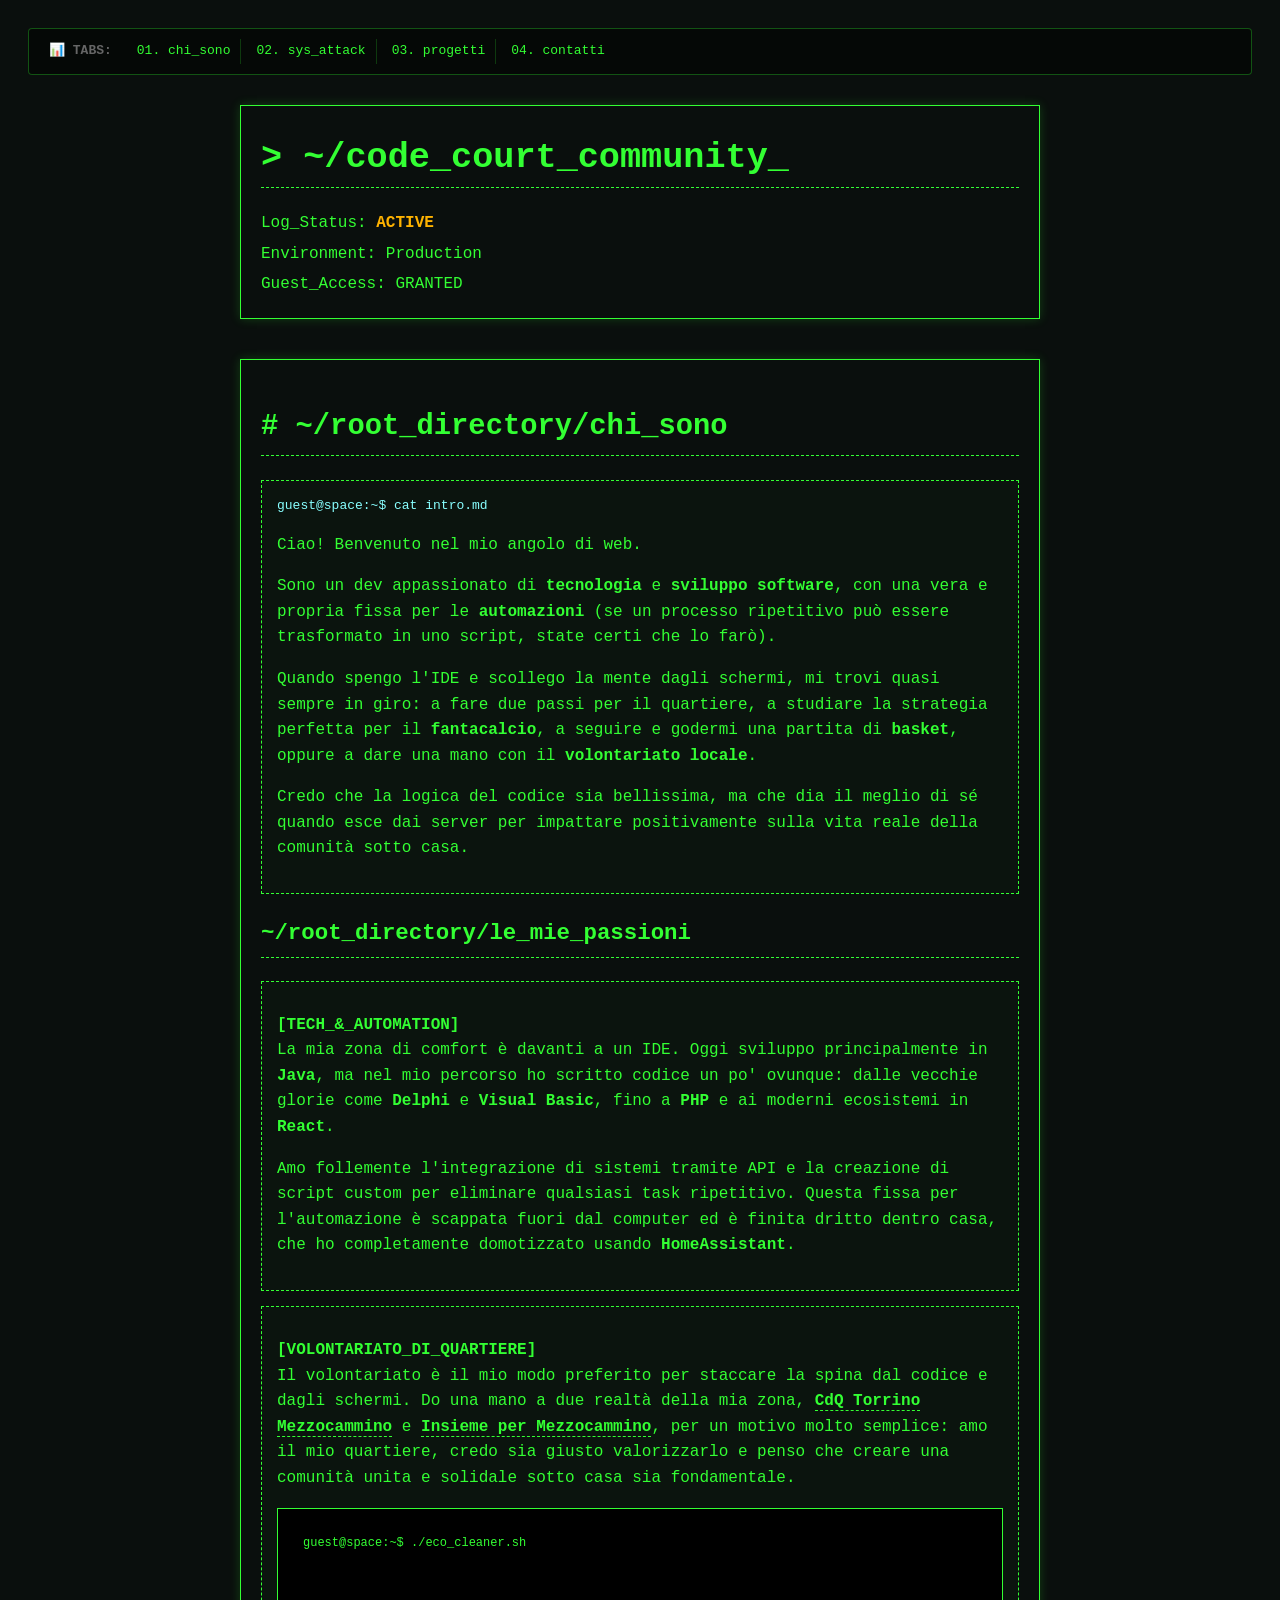
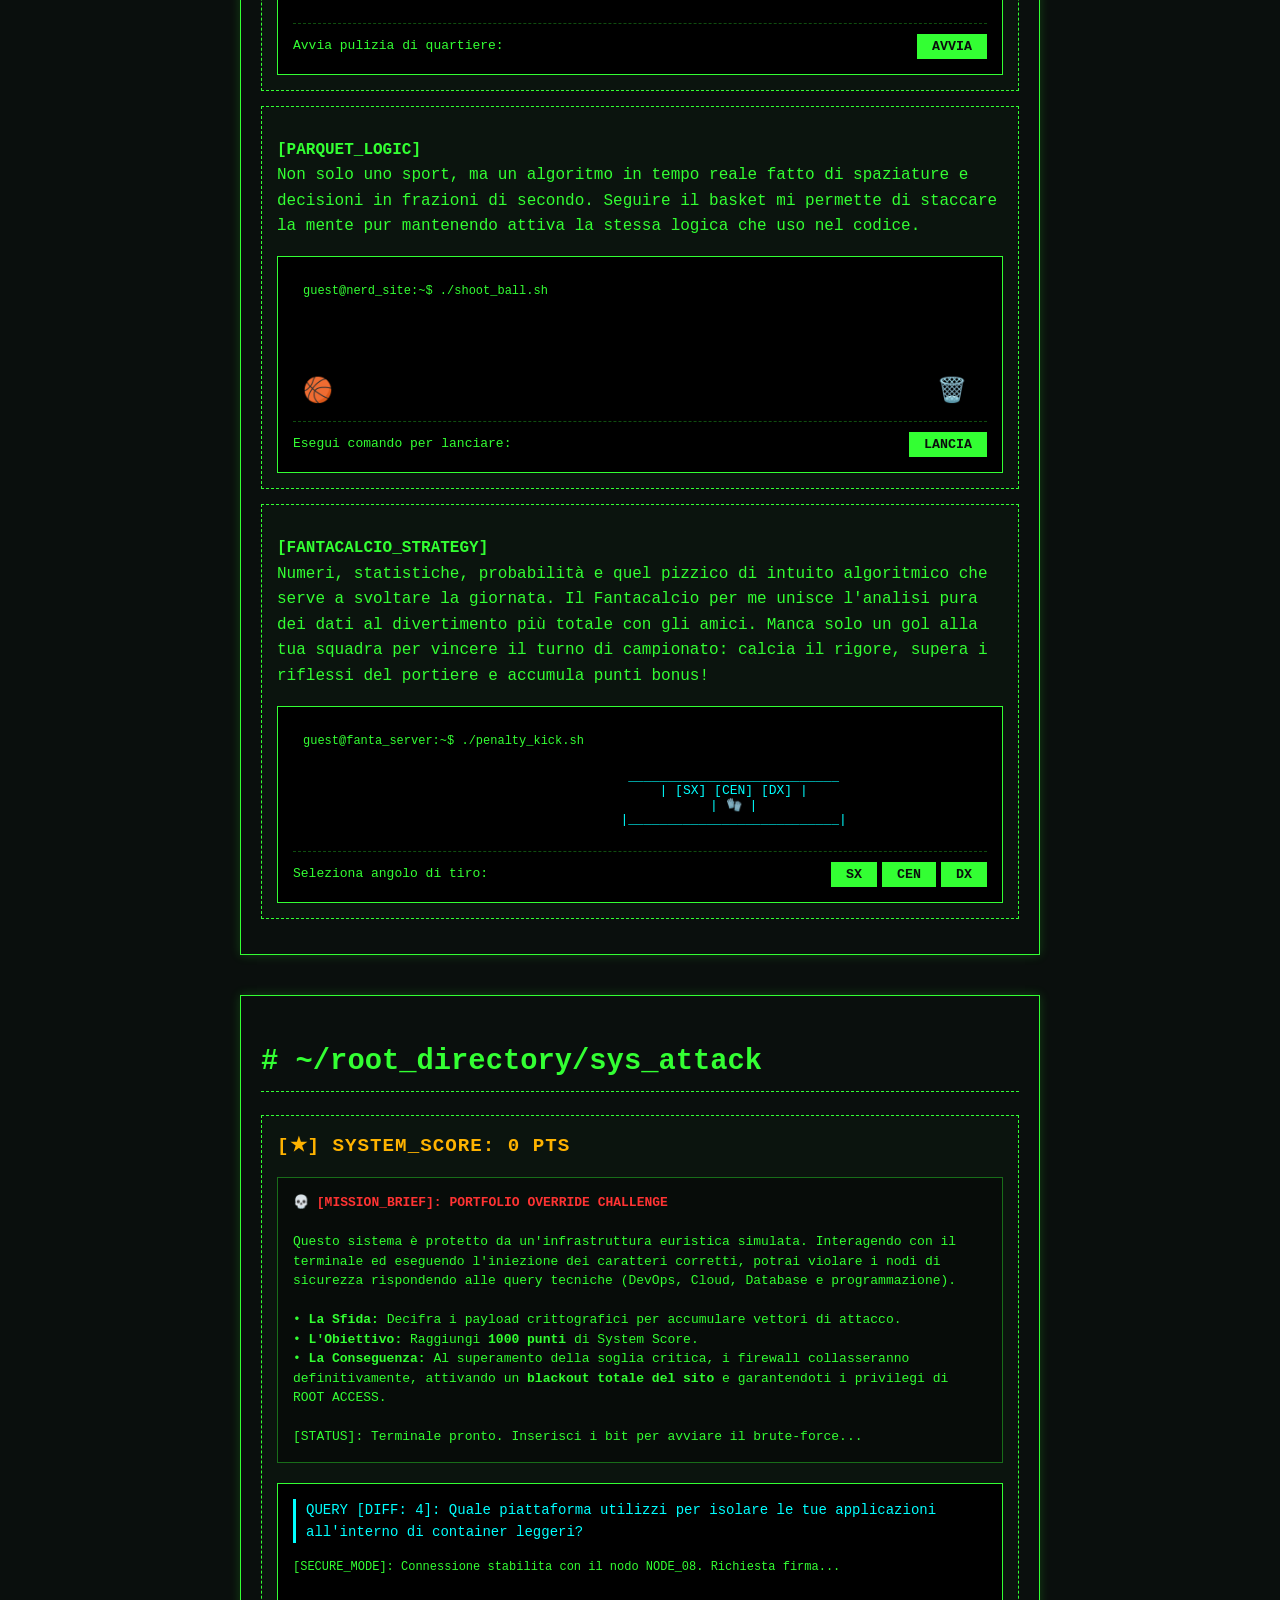
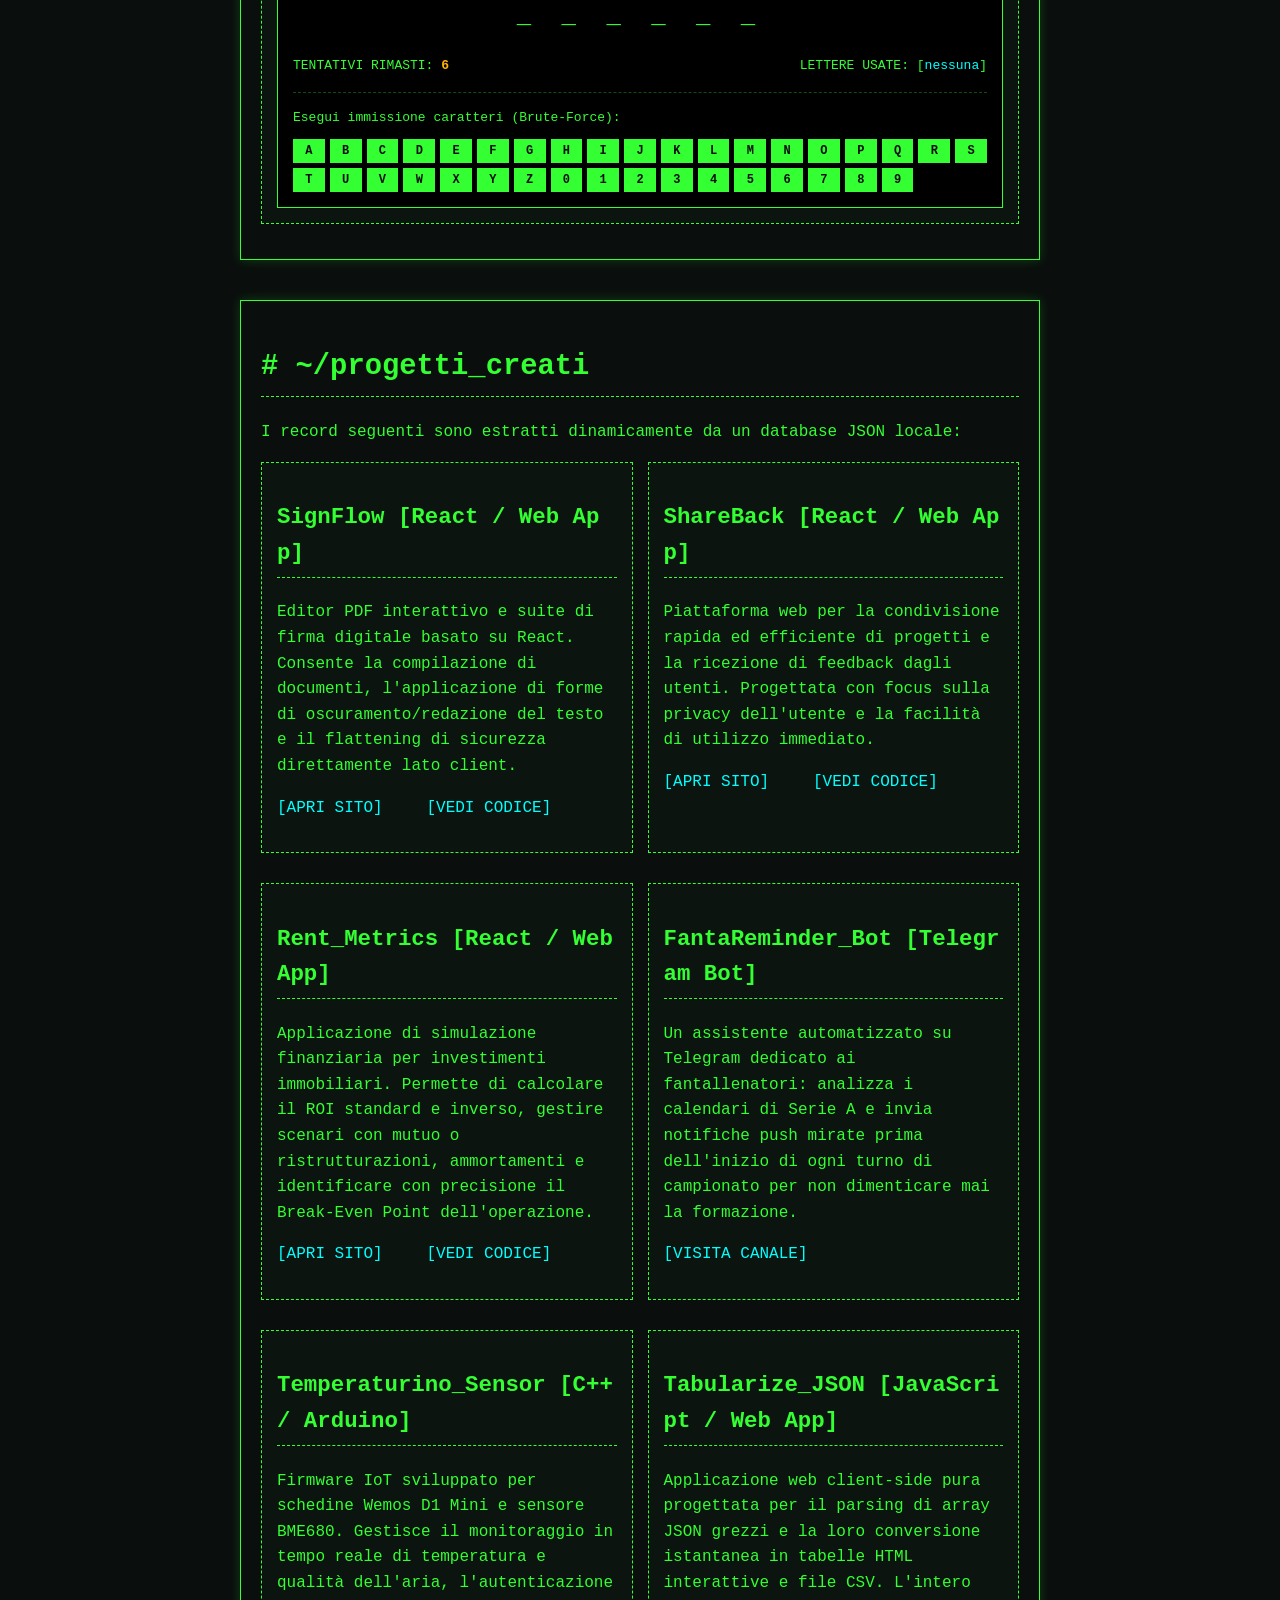
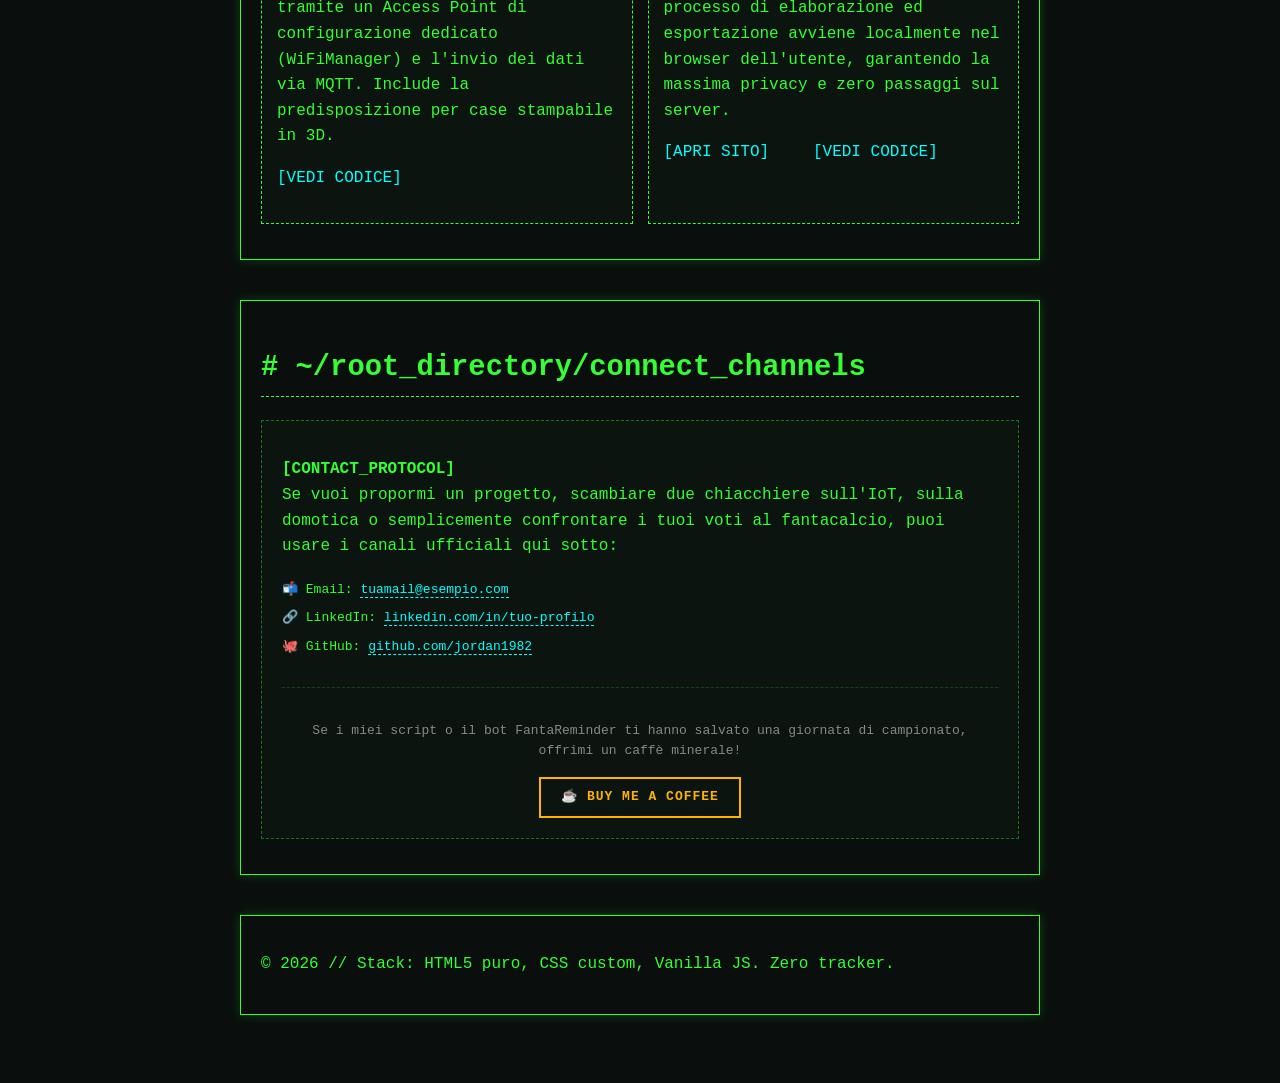
<file: index.html>
<!DOCTYPE html>
<html lang="it">

<head>
    <meta charset="UTF-8">
    <meta name="viewport" content="width=device-width, initial-scale=1.0">
    <title>Nerd_Workspace // Home</title>
    <link rel="stylesheet" href="style.css">
    <style>

    </style>
</head>

<body>
<nav style="display: flex; align-items: center; gap: 15px; padding: 10px 20px; font-family: monospace; font-size: 13px; background-color: #050806; border: 1px solid rgba(51, 255, 51, 0.3); border-radius: 4px; margin-bottom: 30px; position: sticky; top: 0; z-index: 100; box-sizing: border-box; width: 100%;">
    <span style="color: #666; font-weight: bold; white-space: nowrap;">📊 TABS:</span>
    <div style="display: flex; flex-wrap: wrap; gap: 5px;">
        <a href="#about" style="color: #33ff33; text-decoration: none; padding: 2px 10px; border-right: 1px solid rgba(51, 255, 51, 0.2);">01. chi_sono</a>
        <a href="#terminal-game" style="color: #33ff33; text-decoration: none; padding: 2px 10px; border-right: 1px solid rgba(51, 255, 51, 0.2);">02. sys_attack</a>
        <a href="#progetti" style="color: #33ff33; text-decoration: none; padding: 2px 10px; border-right: 1px solid rgba(51, 255, 51, 0.2);">03. progetti</a>
        <a href="#contact" style="color: #33ff33; text-decoration: none; padding: 2px 10px;">04. contatti</a>
    </div>
</nav>
    <header>
        <h1>~/code_court_community<span class="cursor">_</span></h1>
        <div class="header-logs">
            <div>Log_Status: <span class="status">ACTIVE</span></div>
            <div>Environment: Production</div>
            <div>Guest_Access: GRANTED</div>
        </div>
    </header>

    <section id="about">
        <h2>~/root_directory/chi_sono</h2>

        <div class="info-card">
            <p style="color: #88ffff; margin-top: 0; font-family: monospace;">guest@space:~$ cat intro.md</p>

            <p>Ciao! Benvenuto nel mio angolo di web.</p>

            <p>Sono un dev appassionato di <strong>tecnologia</strong> e <strong>sviluppo software</strong>, con una
                vera e propria fissa per le <strong>automazioni</strong> (se un processo ripetitivo può essere
                trasformato in uno script, state certi che lo farò).</p>

            <p>Quando spengo l'IDE e scollego la mente dagli schermi, mi trovi quasi sempre in giro: a fare due passi
                per il quartiere, a studiare la strategia perfetta per il <strong>fantacalcio</strong>, a seguire e
                godermi una partita di <strong>basket</strong>, oppure a dare una mano con
                il <strong>volontariato locale</strong>.</p>

            <p>Credo che la logica del codice sia bellissima, ma che dia il meglio di sé quando esce dai server per
                impattare positivamente sulla vita reale della comunità sotto casa.</p>
        </div>

        <h3>~/root_directory/le_mie_passioni</h3>

        <div class="info-card">
            <p><strong>[TECH_&_AUTOMATION]</strong><br>
                La mia zona di comfort è davanti a un IDE. Oggi sviluppo principalmente in <strong>Java</strong>, ma nel
                mio percorso ho scritto codice un po' ovunque: dalle vecchie glorie come <strong>Delphi</strong> e
                <strong>Visual Basic</strong>, fino a <strong>PHP</strong> e ai moderni ecosistemi in
                <strong>React</strong>.
            </p>

            <p>Amo follemente l'integrazione di sistemi tramite API e la creazione di script custom per eliminare
                qualsiasi task ripetitivo. Questa fissa per l'automazione è scappata fuori dal computer ed è finita
                dritto dentro casa, che ho completamente domotizzato usando <strong>HomeAssistant</strong>.</p>
        </div>

        <div class="info-card">
            <p><strong>[VOLONTARIATO_DI_QUARTIERE]</strong><br>
                Il volontariato è il mio modo preferito per staccare la spina dal codice e dagli schermi. Do una mano a
                due realtà della mia zona,
                <strong><a href="https://www.cdqtorrinomezzocammino.it/" target="_blank" rel="noopener noreferrer"
                        style="color: #33ff33; text-decoration: none; border-bottom: 1px dashed #33ff33;">CdQ Torrino
                        Mezzocammino</a></strong> e
                <strong><a href="https://www.insiemepermezzocammino.it/" target="_blank" rel="noopener noreferrer"
                        style="color: #33ff33; text-decoration: none; border-bottom: 1px dashed #33ff33;">Insieme per
                        Mezzocammino</a></strong>,
                per un motivo molto semplice: amo il mio quartiere, credo sia giusto valorizzarlo e
                penso che creare una comunità unita e solidale sotto casa sia fondamentale.
            </p>

            <div class="terminal-box">
                <div class="terminal-screen" id="cleaner-container"
                    style="position: relative; height: 100px; background: #000; overflow: hidden; border-bottom: 1px dashed rgba(51, 255, 51, 0.3); margin-bottom: 10px; display: flex; align-items: flex-end; padding-bottom: 10px;">
                    <div id="cleaner-env"
                        style="width: 100%; font-family: monospace; font-size: 18px; position: relative; height: 30px;">
                    </div>
                    <div id="cleaner-log"
                        style="position: absolute; top: 10px; left: 10px; font-family: monospace; font-size: 12px; color: #33ff33;">
                        guest@space:~$ ./eco_cleaner.sh</div>
                </div>
                <div class="terminal-input-line">
                    <span>Avvia pulizia di quartiere:</span>
                    <button class="terminal-btn" id="cleaner-btn" onclick="runEcoCleaner()">AVVIA</button>
                </div>
            </div>
        </div>

        <div class="info-card">
            <p><strong>[PARQUET_LOGIC]</strong><br>
                Non solo uno sport, ma un algoritmo in tempo reale fatto di spaziature e decisioni in frazioni di
                secondo. Seguire il basket mi permette di staccare la mente pur mantenendo attiva la stessa logica che
                uso nel codice.</p>

            <div class="terminal-box">
                <div class="terminal-screen" id="basket-container"
                    style="position: relative; height: 150px; background: #000; overflow: hidden; border-bottom: 1px dashed rgba(51, 255, 51, 0.3); margin-bottom: 10px;">
                    <div id="basket-target"
                        style="position: absolute; right: 20px; bottom: 10px; font-size: 24px; z-index: 1;">🗑️</div>
                    <div id="basketball"
                        style="position: absolute; left: 10px; bottom: 10px; font-size: 24px; z-index: 2; transition: none;">
                        🏀</div>
                    <div id="basket-log"
                        style="position: absolute; top: 10px; left: 10px; font-family: monospace; font-size: 12px; color: #33ff33;">
                        guest@nerd_site:~$ ./shoot_ball.sh</div>
                </div>
                <div class="terminal-input-line">
                    <span>Esegui comando per lanciare:</span>
                    <button class="terminal-btn" onclick="runPerfectParabola()">LANCIA</button>
                </div>
            </div>
        </div>

        <div class="info-card">
            <p><strong>[FANTACALCIO_STRATEGY]</strong><br>
                Numeri, statistiche, probabilità e quel pizzico di intuito algoritmico che serve a svoltare la giornata.
                Il Fantacalcio per me unisce l'analisi pura dei dati al divertimento più totale con gli amici. Manca
                solo un gol alla tua squadra per vincere il turno di campionato: calcia il rigore, supera i riflessi del
                portiere e accumula punti bonus!</p>

            <div class="terminal-box">
                <div class="terminal-screen" id="striker-container"
                    style="position: relative; height: 130px; background: #000; overflow: hidden; border-bottom: 1px dashed rgba(51, 255, 51, 0.3); margin-bottom: 10px; display: flex; flex-direction: column; justify-content: center; align-items: center;">

                    <div id="striker-log"
                        style="position: absolute; top: 10px; left: 10px; font-family: monospace; font-size: 12px; color: #33ff33; text-align: left; width: 90%;">
                        guest@fanta_server:~$ ./penalty_kick.sh
                    </div>

                    <div
                        style="font-family: monospace; font-size: 13px; color: #00ffff; line-height: 1.1; margin-top: 25px; white-space: pre; text-align: center;">
                        ___________________________
                        | [SX] [CEN] [DX] |
                        | 🧤 |
                        |___________________________|
                    </div>
                </div>
                <div class="terminal-input-line" id="striker-controls"
                    style="display: flex; justify-content: space-between; align-items: center; gap: 10px;">
                    <span style="font-size: 13px;">Seleziona angolo di tiro:</span>
                    <div style="display: flex; gap: 5px;">
                        <button class="terminal-btn" onclick="tiraRigore('sinistra')">SX</button>
                        <button class="terminal-btn" onclick="tiraRigore('centro')">CEN</button>
                        <button class="terminal-btn" onclick="tiraRigore('destra')">DX</button>
                    </div>
                </div>
            </div>
        </div>
    </section>
    <!-- Sezione Mini-Gioco Hangman / Hacking -->
    <section id="terminal-game">
        <h2>~/root_directory/sys_attack</h2>
        <div class="info-card">
            <div class="score-display">SYSTEM_SCORE: <span id="user-score">0</span> PTS</div>

            <div
                style="border: 1px solid rgba(51, 255, 51, 0.4); padding: 15px; margin-bottom: 20px; background-color: rgba(5, 8, 6, 0.6); font-family: monospace; font-size: 13px; line-height: 1.5;">
                <span style="color: #ff3333; font-weight: bold;">💀 [MISSION_BRIEF]: PORTFOLIO OVERRIDE
                    CHALLENGE</span><br><br>
                Questo sistema è protetto da un'infrastruttura euristica simulata. Interagendo con il terminale ed
                eseguendo l'iniezione dei caratteri corretti, potrai violare i nodi di sicurezza rispondendo alle query
                tecniche (DevOps, Cloud, Database e programmazione).<br><br>
                • <strong>La Sfida:</strong> Decifra i payload crittografici per accumulare vettori di attacco.<br>
                • <strong>L'Obiettivo:</strong> Raggiungi <strong>1000 punti</strong> di System Score.<br>
                • <strong>La Conseguenza:</strong> Al superamento della soglia critica, i firewall collasseranno
                definitivamente, attivando un <strong>blackout totale del sito</strong> e garantendoti i privilegi di
                <code>ROOT ACCESS</code>.<br><br>
                <span style="color: #33ff33;">[STATUS]: Terminale pronto. Inserisci i bit per avviare il
                    brute-force...</span>
            </div>

            <div class="terminal-box" style="background-color: #000; border: 1px solid #33ff33; padding: 15px;">
                <p id="game-hint"
                    style="color: #00ffff; font-family: monospace; border-left: 3px solid #00ffff; padding-left: 10px; margin: 0 0 15px 0; font-size: 14px;">
                    Caricamento query di sistema...
                </p>

                <div id="game-log"
                    style="font-size: 12px; color: #33ff33; margin-bottom: 15px; font-family: monospace;">
                    guest@space:~$ ./ssh_auth_bypass.sh --start
                </div>

                <div id="word-display"
                    style="font-size: 24px; letter-spacing: 8px; font-weight: bold; text-align: center; margin: 20px 0; min-height: 35px; font-family: monospace;">
                    _ _ _ _ _
                </div>

                <div
                    style="font-family: monospace; font-size: 13px; margin-bottom: 15px; display: flex; justify-content: space-between; flex-wrap: wrap; gap: 10px;">
                    <span>TENTATIVI RIMASTI: <span id="attempts-left"
                            style="color: #ffb300; font-weight: bold;">6</span></span>
                    <span>LETTERE USATE: [<span id="used-letters" style="color: #00ffff;">nessuna</span>]</span>
                </div>

                <div class="terminal-input-line"
                    style="border-top: 1px dashed rgba(51, 255, 51, 0.3); padding-top: 15px; display: flex; flex-direction: column; align-items: stretch; gap: 10px;">
                    <div style="font-family: monospace; font-size: 13px;">Esegui immissione caratteri (Brute-Force):
                    </div>
                    <div id="keyboard-container"
                        style="display: grid; grid-template-columns: repeat(auto-fill, minmax(30px, 1fr)); gap: 5px; width: 100%;">
                    </div>
                    <button class="terminal-btn" id="reset-game-btn" onclick="initHangmanGame()"
                        style="align-self: flex-end; margin-top: 5px; display: none;">GENERA NUOVA QUERY</button>
                </div>
            </div>
        </div>
    </section>

    <section id="progetti">
        <h2>~/progetti_creati</h2>
        <p>I record seguenti sono estratti dinamicamente da un database JSON locale:</p>
        <div class="project-grid" id="projects-container">
            <p>Caricamento moduli in corso...</p>
        </div>
    </section>

    <section id="contact">
        <h2>~/root_directory/connect_channels</h2>
        <div class="info-card" style="border: 1px dashed rgba(51, 255, 51, 0.4); padding: 20px;">
            <p><strong>[CONTACT_PROTOCOL]</strong><br>
                Se vuoi propormi un progetto, scambiare due chiacchiere sull'IoT, sulla domotica o semplicemente
                confrontare i tuoi voti al fantacalcio, puoi usare i canali ufficiali qui sotto:</p>

            <ul style="list-style: none; padding-left: 0; font-family: monospace; line-height: 2.2;">
                <li>📬 Email: <a href="mailto:tuamail@esempio.com"
                        style="color: #00ffff; text-decoration: none; border-bottom: 1px dashed #00ffff;">tuamail@esempio.com</a>
                </li>
                <li>🔗 LinkedIn: <a href="https://linkedin.com/in/tuo-profilo" target="_blank" rel="noopener noreferrer"
                        style="color: #00ffff; text-decoration: none; border-bottom: 1px dashed #00ffff;">linkedin.com/in/tuo-profilo</a>
                </li>
                <li>🐙 GitHub: <a href="https://github.com/jordan1982" target="_blank" rel="noopener noreferrer"
                        style="color: #00ffff; text-decoration: none; border-bottom: 1px dashed #00ffff;">github.com/jordan1982</a>
                </li>
            </ul>

            <div
                style="margin-top: 25px; border-top: 1px dashed rgba(51, 255, 51, 0.2); padding-top: 20px; text-align: center;">
                <p style="font-size: 13px; color: #888; margin-bottom: 15px;">Se i miei script o il bot FantaReminder ti
                    hanno salvato una giornata di campionato, offrimi un caffè minerale!</p>
                <a href="https://www.buymeacoffee.com/tuo_username" target="_blank" rel="noopener noreferrer" class="terminal-btn"
                    style="display: inline-block; text-decoration: none; border: 2px solid #ffb300; color: #ffb300; background: transparent; padding: 8px 20px; font-family: monospace; font-weight: bold; letter-spacing: 1px; font-size: 13px; transition: all 0.3s;">
                    ☕ BUY ME A COFFEE
                </a>
            </div>
        </div>
    </section>

    <footer>
        <p>© 2026 // Stack: HTML5 puro, CSS custom, Vanilla JS. Zero tracker.</p>
    </footer>

    <script src="script.js"></script>
</body>

</html>
</file>
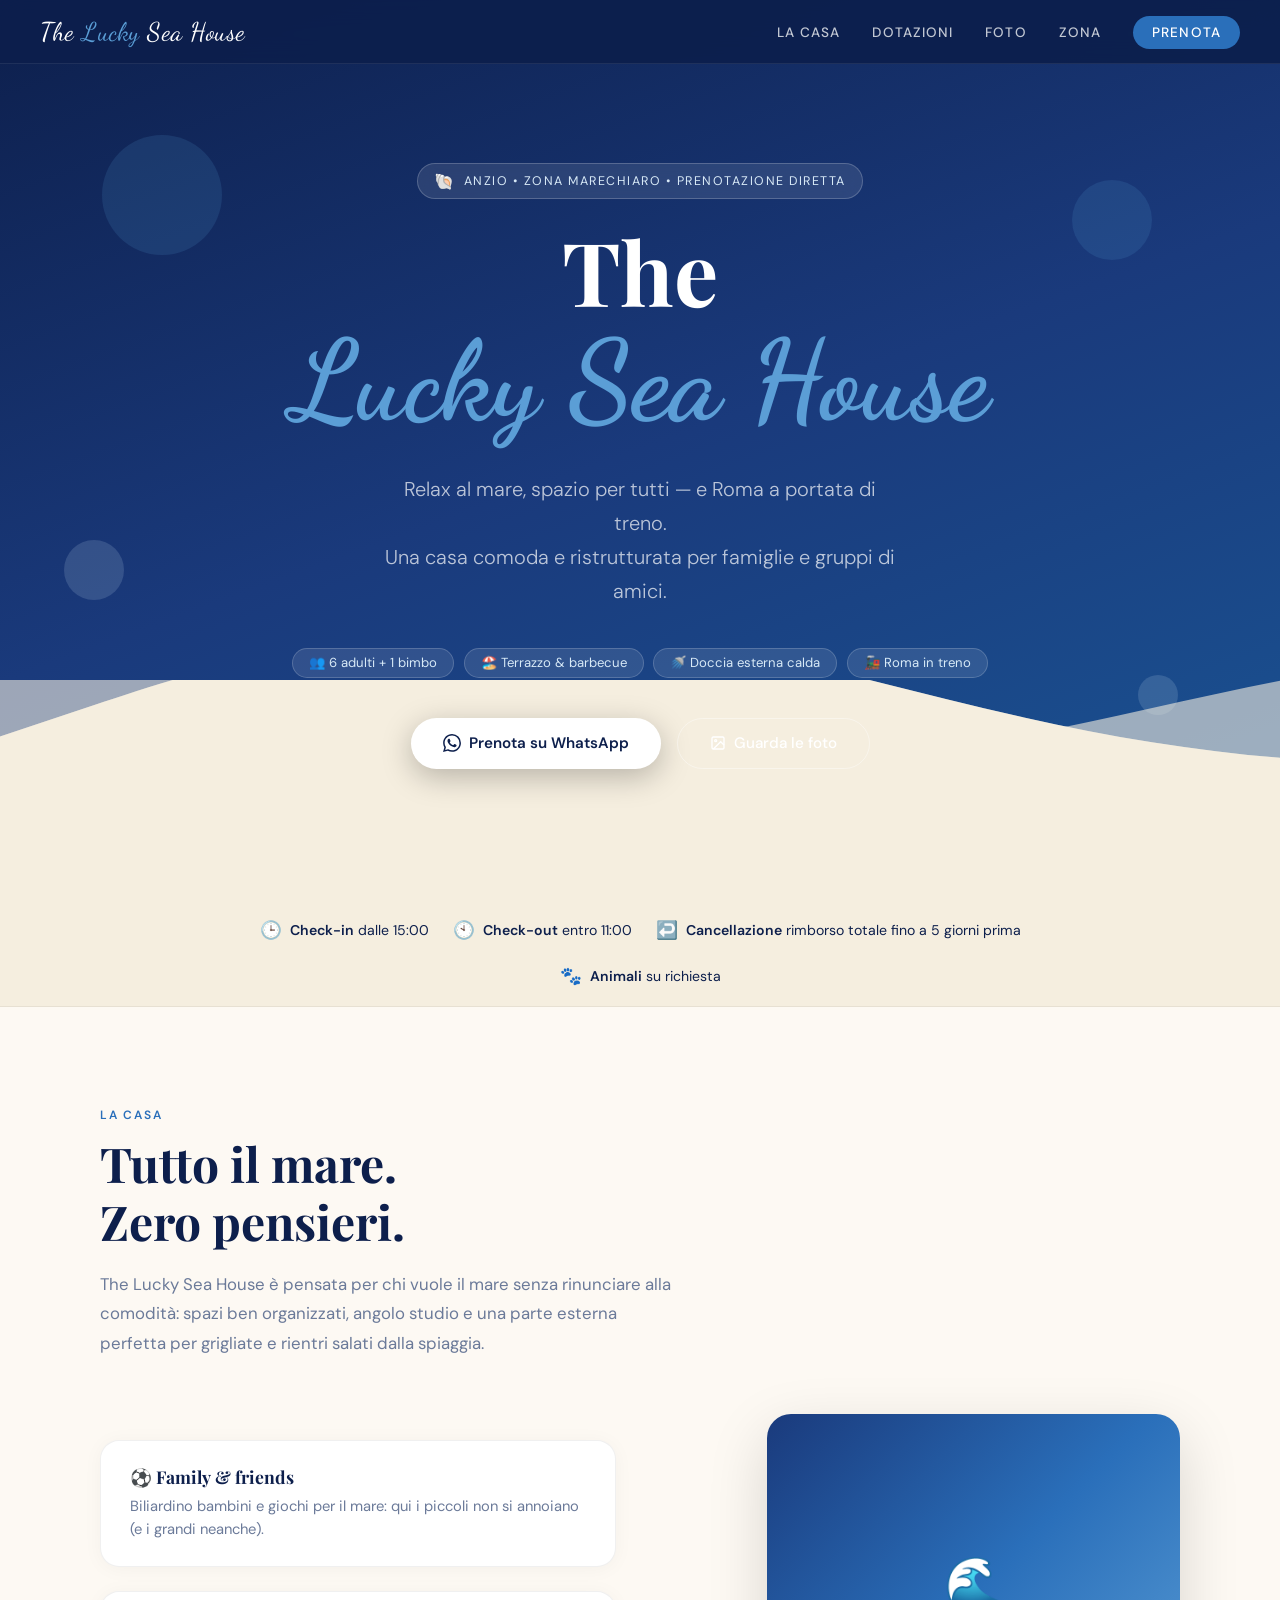
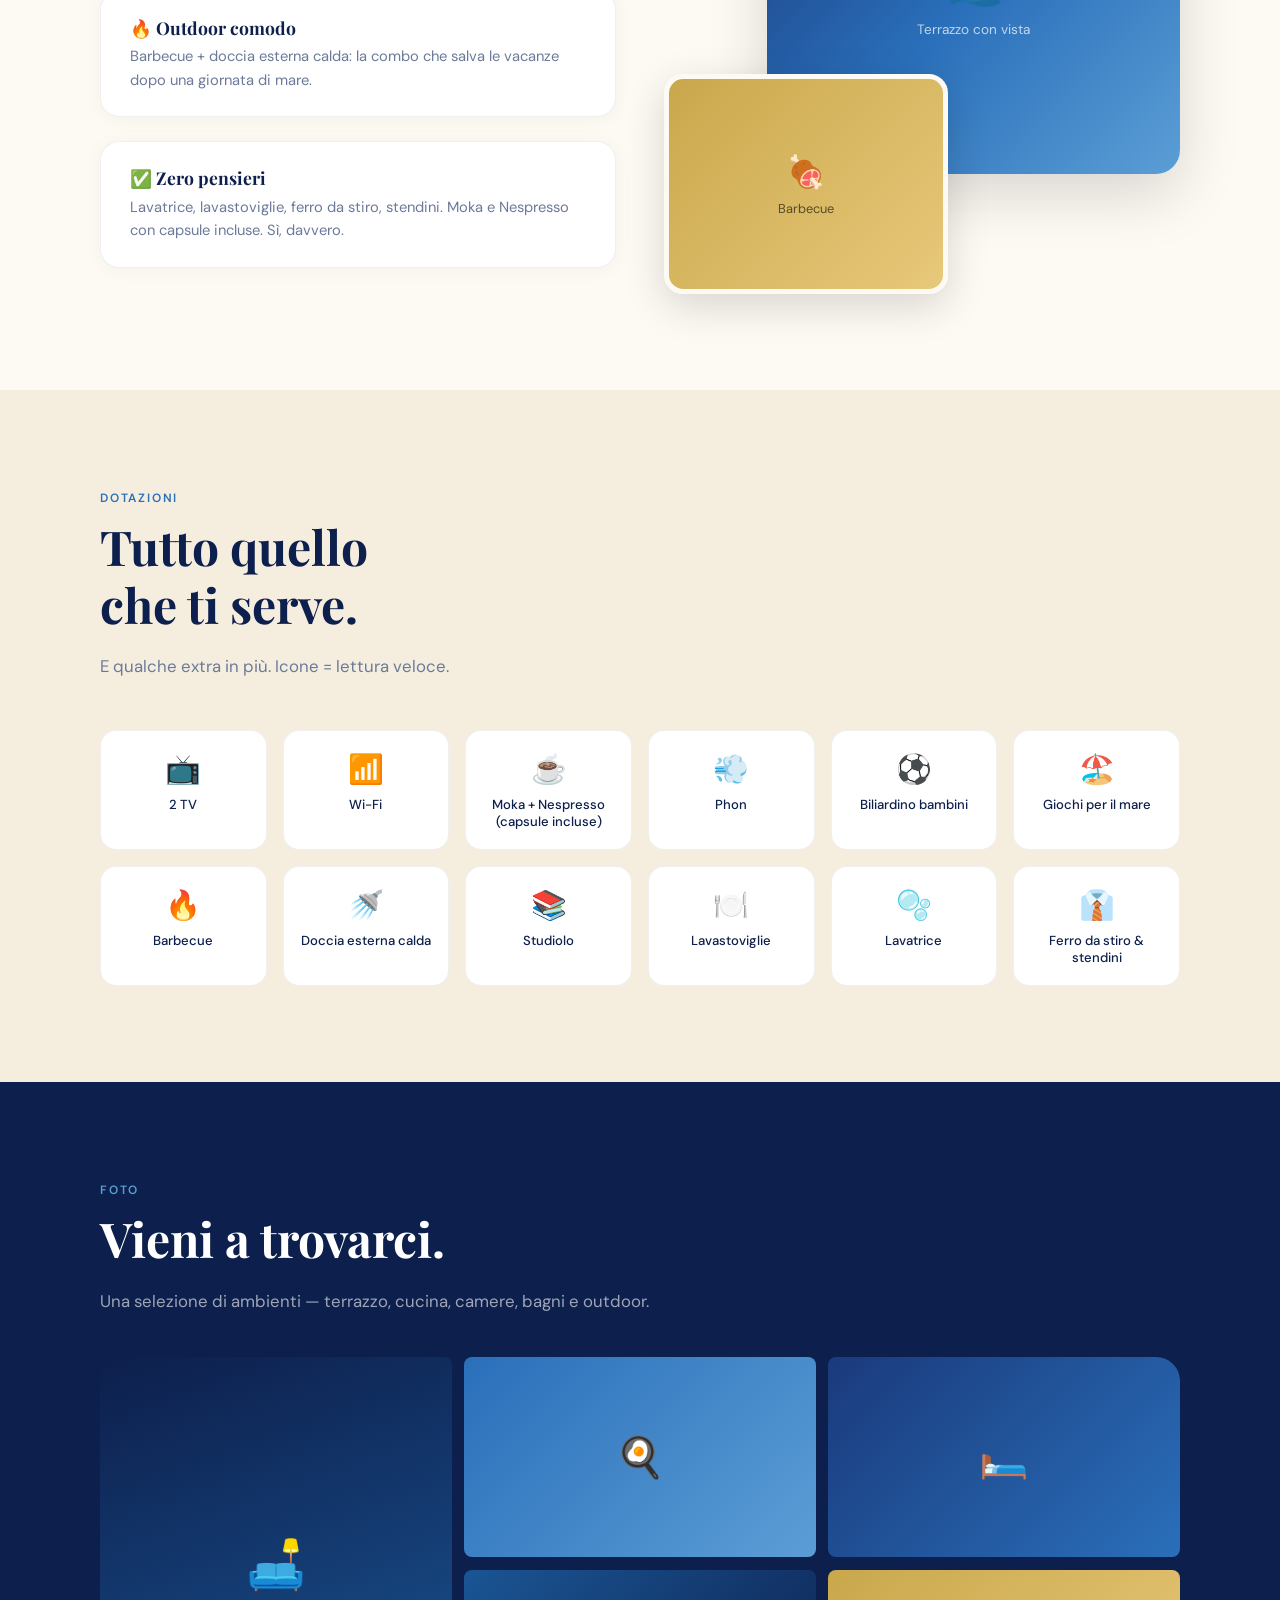
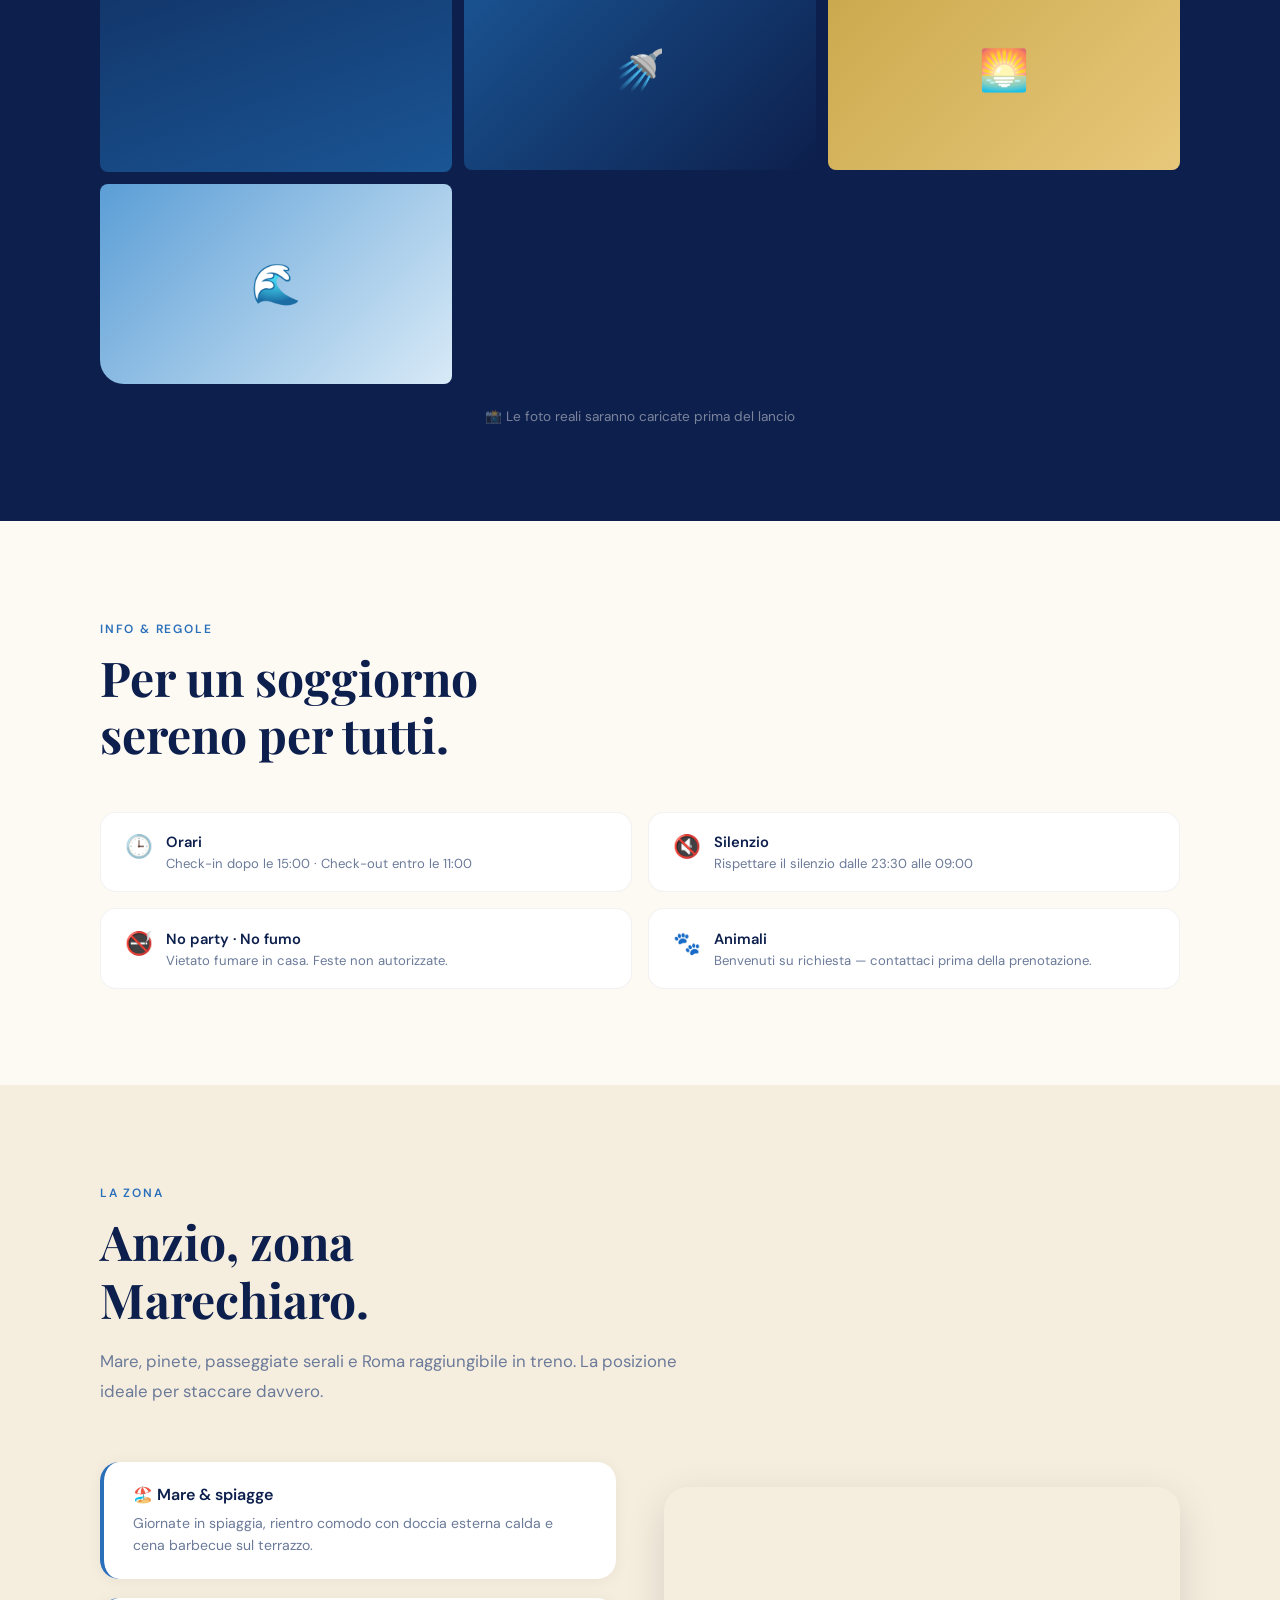
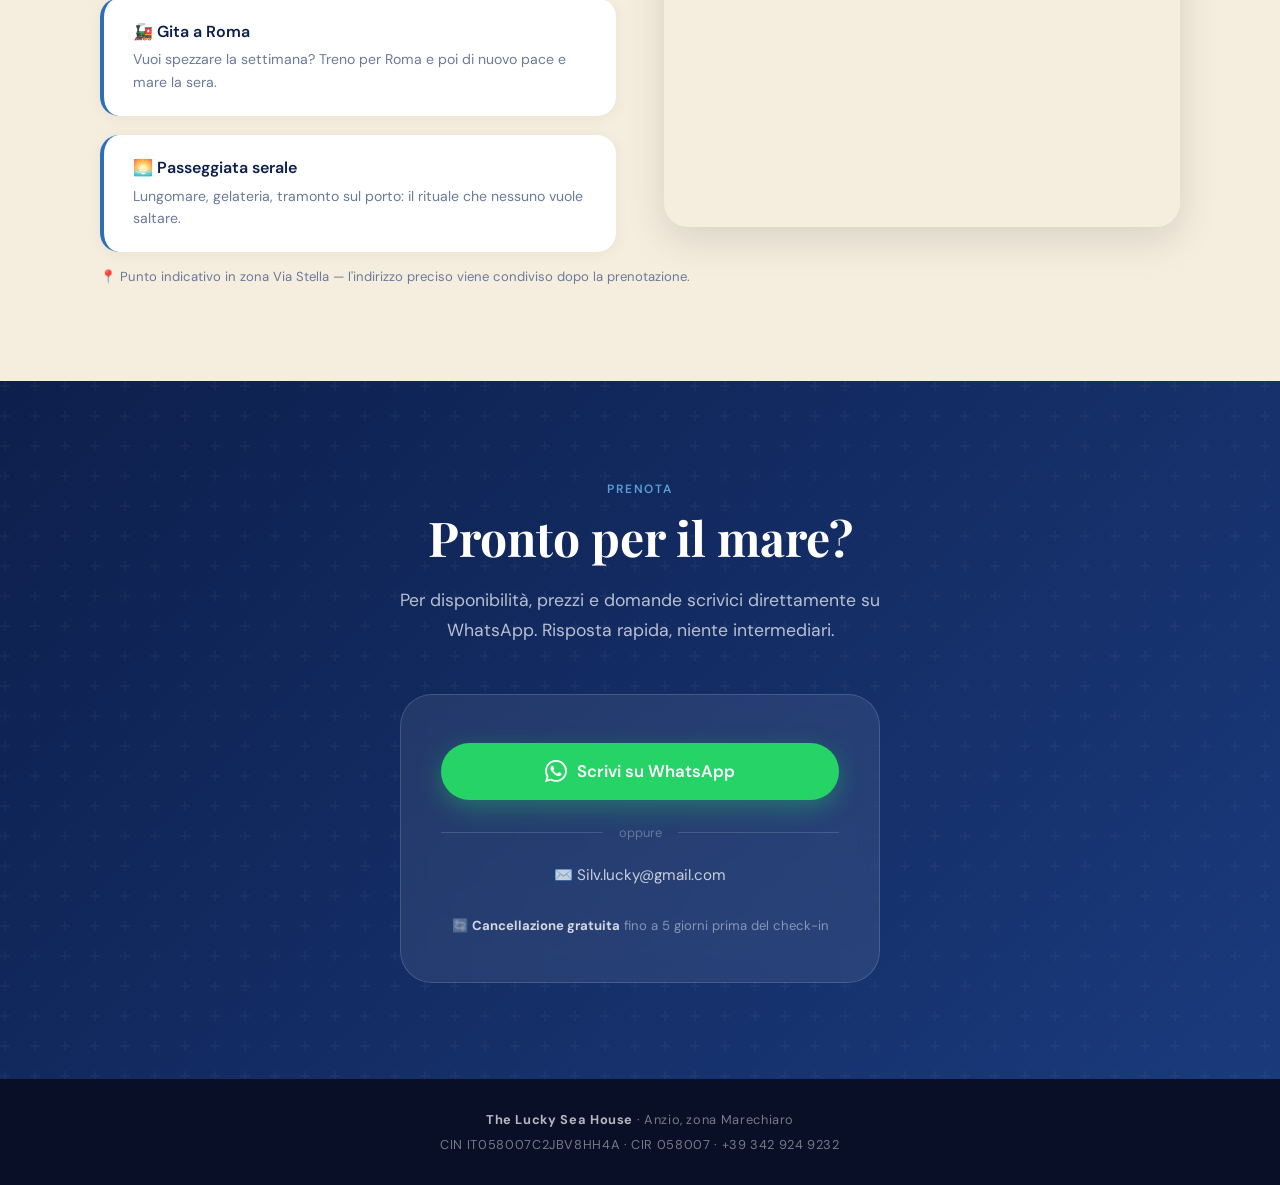
<file: working-progress/index.html>
<!DOCTYPE html>
<html lang="it">
<head>
<meta charset="UTF-8">
<meta name="viewport" content="width=device-width, initial-scale=1.0">
<title>The Lucky Sea House — Anzio</title>
<link rel="preconnect" href="https://fonts.googleapis.com">
<link href="https://fonts.googleapis.com/css2?family=Playfair+Display:ital,wght@0,400;0,700;1,400&family=DM+Sans:wght@300;400;500&family=Dancing+Script:wght@700&display=swap" rel="stylesheet">
<style>
  :root {
    --navy: #0d1f4c;
    --blue: #1a3a7c;
    --sea: #2a6fba;
    --sky: #5b9ed6;
    --foam: #d8eaf7;
    --sand: #f5eedf;
    --cream: #fdf9f3;
    --coral: #e05c4b;
    --gold: #c9a84c;
    --text: #1c1c2e;
    --muted: #6b7a99;
    --white: #ffffff;
  }

  * { margin: 0; padding: 0; box-sizing: border-box; }

  html { scroll-behavior: smooth; }

  body {
    font-family: 'DM Sans', sans-serif;
    background: var(--cream);
    color: var(--text);
    overflow-x: hidden;
  }

  /* ─── NAV ─── */
  nav {
    position: fixed; top: 0; left: 0; right: 0; z-index: 100;
    display: flex; align-items: center; justify-content: space-between;
    padding: 1rem 2.5rem;
    background: rgba(13,31,76,0.92);
    backdrop-filter: blur(12px);
    border-bottom: 1px solid rgba(255,255,255,0.08);
    transition: padding 0.3s;
  }
  .nav-logo {
    font-family: 'Dancing Script', cursive;
    font-size: 1.6rem;
    color: var(--white);
    letter-spacing: 0.02em;
  }
  .nav-logo span { color: var(--sky); }
  .nav-links {
    display: flex; gap: 2rem; list-style: none;
  }
  .nav-links a {
    color: rgba(255,255,255,0.75);
    text-decoration: none;
    font-size: 0.85rem;
    letter-spacing: 0.08em;
    text-transform: uppercase;
    font-weight: 500;
    transition: color 0.2s;
  }
  .nav-links a:hover { color: var(--sky); }
  .nav-cta {
    background: var(--sea);
    color: white !important;
    padding: 0.5rem 1.2rem;
    border-radius: 2rem;
    transition: background 0.2s !important;
  }
  .nav-cta:hover { background: var(--sky) !important; color: white !important; }

  /* ─── HERO ─── */
  #hero {
    min-height: 100vh;
    background: linear-gradient(160deg, var(--navy) 0%, var(--blue) 50%, #1a5594 100%);
    display: flex; flex-direction: column;
    align-items: center; justify-content: center;
    position: relative; overflow: hidden;
    padding: 6rem 2rem 4rem;
    text-align: center;
  }

  /* animated waves */
  .waves-bg {
    position: absolute; bottom: 0; left: 0; right: 0;
    height: 220px; overflow: hidden;
  }
  .wave {
    position: absolute; width: 200%; height: 100%;
    background: url("data:image/svg+xml,%3Csvg xmlns='http://www.w3.org/2000/svg' viewBox='0 0 1440 220'%3E%3Cpath fill='%23f5eedf' fill-opacity='1' d='M0,128L48,112C96,96,192,64,288,64C384,64,480,96,576,117.3C672,139,768,149,864,138.7C960,128,1056,96,1152,85.3C1248,75,1344,85,1392,90.7L1440,96L1440,220L1392,220C1344,220,1248,220,1152,220C1056,220,960,220,864,220C768,220,672,220,576,220C480,220,384,220,288,220C192,220,96,220,48,220L0,220Z'%3E%3C/path%3E%3C/svg%3E") no-repeat bottom;
    background-size: cover;
  }
  .wave-1 { animation: waveMove 8s linear infinite; opacity: 0.4; }
  .wave-2 { animation: waveMove 12s linear infinite reverse; opacity: 0.6; transform: translateX(-25%); }
  .wave-3 { opacity: 1; }
  @keyframes waveMove {
    0% { transform: translateX(0); }
    100% { transform: translateX(-50%); }
  }

  /* floating particles */
  .particles {
    position: absolute; inset: 0; pointer-events: none;
  }
  .p { position: absolute; border-radius: 50%; opacity: 0.15; animation: float 6s ease-in-out infinite; }
  .p:nth-child(1){width:120px;height:120px;top:15%;left:8%;background:var(--sky);animation-delay:0s;}
  .p:nth-child(2){width:60px;height:60px;top:60%;left:5%;background:var(--foam);animation-delay:1.5s;}
  .p:nth-child(3){width:80px;height:80px;top:20%;right:10%;background:var(--sky);animation-delay:3s;}
  .p:nth-child(4){width:40px;height:40px;top:75%;right:8%;background:var(--foam);animation-delay:4.5s;}
  @keyframes float {
    0%,100%{ transform:translateY(0); }
    50%{ transform:translateY(-24px); }
  }

  .hero-badge {
    display: inline-flex; align-items: center; gap: 0.5rem;
    background: rgba(255,255,255,0.1);
    border: 1px solid rgba(255,255,255,0.2);
    border-radius: 2rem;
    padding: 0.4rem 1rem;
    font-size: 0.78rem;
    color: var(--foam);
    letter-spacing: 0.12em;
    text-transform: uppercase;
    margin-bottom: 1.5rem;
    backdrop-filter: blur(8px);
    animation: fadeUp 0.8s ease both;
  }
  .hero-badge::before { content: '🐚'; font-size: 1rem; }

  .hero-title {
    font-family: 'Playfair Display', serif;
    font-size: clamp(2.8rem, 7vw, 5.5rem);
    color: var(--white);
    line-height: 1.1;
    margin-bottom: 0.3rem;
    animation: fadeUp 0.8s ease 0.15s both;
  }
  .hero-title .script {
    font-family: 'Dancing Script', cursive;
    color: var(--sky);
    font-size: clamp(3.5rem, 9vw, 7rem);
    display: block;
  }

  .hero-subtitle {
    font-size: clamp(1rem, 2.5vw, 1.25rem);
    color: rgba(255,255,255,0.7);
    max-width: 520px;
    margin: 1.5rem auto 2.5rem;
    line-height: 1.7;
    font-weight: 300;
    animation: fadeUp 0.8s ease 0.3s both;
  }

  .hero-chips {
    display: flex; flex-wrap: wrap; gap: 0.6rem; justify-content: center;
    margin-bottom: 2.5rem;
    animation: fadeUp 0.8s ease 0.45s both;
  }
  .chip {
    background: rgba(255,255,255,0.1);
    border: 1px solid rgba(255,255,255,0.18);
    border-radius: 2rem;
    padding: 0.35rem 1rem;
    font-size: 0.82rem;
    color: var(--foam);
    backdrop-filter: blur(4px);
  }

  .hero-btns {
    display: flex; gap: 1rem; flex-wrap: wrap; justify-content: center;
    animation: fadeUp 0.8s ease 0.6s both;
    position: relative; z-index: 2;
  }
  .btn-primary {
    display: inline-flex; align-items: center; gap: 0.5rem;
    background: var(--white); color: var(--navy);
    padding: 0.9rem 2rem; border-radius: 3rem;
    font-weight: 600; font-size: 0.95rem;
    text-decoration: none;
    box-shadow: 0 8px 30px rgba(0,0,0,0.25);
    transition: transform 0.2s, box-shadow 0.2s;
  }
  .btn-primary:hover { transform: translateY(-3px); box-shadow: 0 14px 40px rgba(0,0,0,0.3); }
  .btn-secondary {
    display: inline-flex; align-items: center; gap: 0.5rem;
    background: transparent; color: var(--white);
    padding: 0.9rem 2rem; border-radius: 3rem;
    font-weight: 500; font-size: 0.95rem;
    text-decoration: none;
    border: 1.5px solid rgba(255,255,255,0.4);
    transition: background 0.2s, border-color 0.2s;
  }
  .btn-secondary:hover { background: rgba(255,255,255,0.1); border-color: white; }

  @keyframes fadeUp {
    from { opacity:0; transform:translateY(28px); }
    to { opacity:1; transform:translateY(0); }
  }

  /* ─── QUICK INFO BAR ─── */
  .info-bar {
    background: var(--sand);
    border-bottom: 1px solid rgba(0,0,0,0.06);
    padding: 1.2rem 2rem;
  }
  .info-bar-inner {
    max-width: 900px; margin: 0 auto;
    display: flex; flex-wrap: wrap; gap: 1.5rem; justify-content: center;
  }
  .info-item {
    display: flex; align-items: center; gap: 0.5rem;
    font-size: 0.88rem; color: var(--navy);
  }
  .info-item strong { font-weight: 600; }
  .info-icon { font-size: 1.1rem; }

  /* ─── SECTIONS COMMON ─── */
  section { padding: 6rem 2rem; }
  .container { max-width: 1080px; margin: 0 auto; }

  .section-label {
    display: inline-block;
    font-size: 0.75rem;
    letter-spacing: 0.15em;
    text-transform: uppercase;
    color: var(--sea);
    font-weight: 600;
    margin-bottom: 0.75rem;
  }
  .section-title {
    font-family: 'Playfair Display', serif;
    font-size: clamp(2rem, 4vw, 3rem);
    color: var(--navy);
    line-height: 1.2;
    margin-bottom: 1.2rem;
  }
  .section-desc {
    font-size: 1.05rem;
    color: var(--muted);
    line-height: 1.75;
    max-width: 580px;
  }

  /* ─── LA CASA ─── */
  #casa { background: var(--cream); }
  .casa-grid {
    display: grid;
    grid-template-columns: 1fr 1fr;
    gap: 3rem;
    align-items: center;
    margin-top: 3.5rem;
  }
  .casa-features {
    display: flex; flex-direction: column; gap: 1.5rem;
  }
  .feature-card {
    background: var(--white);
    border-radius: 1.2rem;
    padding: 1.5rem 1.8rem;
    border: 1px solid rgba(0,0,0,0.06);
    box-shadow: 0 2px 20px rgba(0,0,0,0.04);
    transition: transform 0.2s, box-shadow 0.2s;
  }
  .feature-card:hover { transform: translateY(-4px); box-shadow: 0 8px 32px rgba(0,0,0,0.09); }
  .feature-card h3 {
    font-family: 'Playfair Display', serif;
    font-size: 1.1rem;
    color: var(--navy);
    margin-bottom: 0.4rem;
    display: flex; align-items: center; gap: 0.5rem;
  }
  .feature-card p { font-size: 0.92rem; color: var(--muted); line-height: 1.6; }

  .casa-image-stack { position: relative; height: 480px; }
  .img-main {
    width: 80%; height: 360px;
    object-fit: cover;
    border-radius: 1.5rem;
    box-shadow: 0 20px 60px rgba(0,0,0,0.15);
    position: absolute; top: 0; right: 0;
  }
  .img-accent {
    width: 55%; height: 220px;
    object-fit: cover;
    border-radius: 1.2rem;
    border: 5px solid var(--cream);
    box-shadow: 0 12px 40px rgba(0,0,0,0.15);
    position: absolute; bottom: 0; left: 0;
  }

  /* ─── DOTAZIONI ─── */
  #dotazioni { background: var(--sand); }
  .amenities-grid {
    display: grid;
    grid-template-columns: repeat(auto-fill, minmax(160px, 1fr));
    gap: 1rem;
    margin-top: 3rem;
  }
  .amenity {
    background: var(--white);
    border-radius: 1rem;
    padding: 1.2rem 1rem;
    text-align: center;
    border: 1px solid rgba(0,0,0,0.06);
    transition: transform 0.2s, background 0.2s;
    cursor: default;
  }
  .amenity:hover { transform: translateY(-4px); background: var(--foam); }
  .amenity-icon { font-size: 1.8rem; margin-bottom: 0.5rem; }
  .amenity-label { font-size: 0.82rem; color: var(--navy); font-weight: 500; }

  /* ─── GALLERY ─── */
  #foto { background: var(--navy); color: white; }
  #foto .section-label { color: var(--sky); }
  #foto .section-title { color: var(--white); }
  #foto .section-desc { color: rgba(255,255,255,0.6); }

  .gallery-mosaic {
    display: grid;
    grid-template-columns: repeat(4, 1fr);
    grid-template-rows: 220px 220px;
    gap: 0.75rem;
    margin-top: 3rem;
    border-radius: 1.5rem;
    overflow: hidden;
  }
  .g-item {
    background: var(--blue);
    border-radius: 0.5rem;
    overflow: hidden;
    cursor: pointer;
    position: relative;
  }
  .g-item img {
    width: 100%; height: 100%;
    object-fit: cover;
    transition: transform 0.4s;
  }
  .g-item:hover img { transform: scale(1.06); }
  .g-item::after {
    content: ''; position: absolute; inset: 0;
    background: linear-gradient(to bottom, transparent 50%, rgba(0,0,0,0.4));
    opacity: 0; transition: opacity 0.3s;
  }
  .g-item:hover::after { opacity: 1; }
  .g-tall { grid-row: span 2; }
  .g-wide { grid-column: span 2; }

  /* placeholder colors for gallery without real images */
  .g-item:nth-child(1){ background: linear-gradient(135deg, #1a3a7c, #2a6fba); }
  .g-item:nth-child(2){ background: linear-gradient(135deg, #2a6fba, #5b9ed6); }
  .g-item:nth-child(3){ background: linear-gradient(135deg, #1a5594, #1a3a7c); }
  .g-item:nth-child(4){ background: linear-gradient(135deg, #5b9ed6, #d8eaf7); }
  .g-item:nth-child(5){ background: linear-gradient(135deg, #0d1f4c, #1a3a7c); }
  .g-item:nth-child(6){ background: linear-gradient(135deg, #1a3a7c, #2a6fba); }

  .gallery-notice {
    text-align: center;
    margin-top: 1.5rem;
    font-size: 0.85rem;
    color: rgba(255,255,255,0.45);
  }

  /* real image gallery */
  .gallery-grid {
    display: grid;
    grid-template-columns: repeat(3, 1fr);
    gap: 0.75rem;
    margin-top: 3rem;
    border-radius: 1.5rem;
    overflow: hidden;
  }
  .gallery-grid .g-item {
    height: 200px;
  }
  .gallery-grid .g-item.tall {
    height: 415px;
    grid-row: span 2;
  }

  /* ─── REGOLE ─── */
  #regole { background: var(--cream); }
  .rules-grid {
    display: grid; grid-template-columns: 1fr 1fr; gap: 1rem;
    margin-top: 3rem;
  }
  .rule-item {
    display: flex; align-items: flex-start; gap: 0.8rem;
    background: var(--white);
    border-radius: 1rem;
    padding: 1.2rem 1.5rem;
    border: 1px solid rgba(0,0,0,0.05);
  }
  .rule-icon { font-size: 1.4rem; flex-shrink: 0; }
  .rule-text h4 { font-size: 0.92rem; font-weight: 600; color: var(--navy); margin-bottom: 0.2rem; }
  .rule-text p { font-size: 0.82rem; color: var(--muted); }

  /* ─── ZONA ─── */
  #zona { background: var(--sand); }
  .zona-grid {
    display: grid; grid-template-columns: 1fr 1fr; gap: 3rem;
    align-items: center; margin-top: 3.5rem;
  }
  .zona-tips { display: flex; flex-direction: column; gap: 1.2rem; }
  .tip-card {
    background: var(--white);
    border-radius: 1.2rem;
    padding: 1.4rem 1.8rem;
    border-left: 4px solid var(--sea);
    box-shadow: 0 2px 16px rgba(0,0,0,0.05);
  }
  .tip-card h3 { font-size: 1rem; color: var(--navy); font-weight: 600; margin-bottom: 0.4rem; }
  .tip-card p { font-size: 0.88rem; color: var(--muted); line-height: 1.6; }
  .map-embed {
    border-radius: 1.5rem;
    overflow: hidden;
    box-shadow: 0 12px 40px rgba(0,0,0,0.12);
    height: 340px;
  }
  .map-embed iframe {
    width: 100%; height: 100%; border: none;
  }

  /* ─── PRENOTA ─── */
  #prenota {
    background: linear-gradient(135deg, var(--navy) 0%, var(--blue) 100%);
    color: white;
    text-align: center;
    position: relative;
    overflow: hidden;
  }
  #prenota::before {
    content: '';
    position: absolute; inset: 0;
    background: url("data:image/svg+xml,%3Csvg width='60' height='60' viewBox='0 0 60 60' xmlns='http://www.w3.org/2000/svg'%3E%3Cg fill='none' fill-rule='evenodd'%3E%3Cg fill='%23ffffff' fill-opacity='0.03'%3E%3Cpath d='M36 34v-4h-2v4h-4v2h4v4h2v-4h4v-2h-4zm0-30V0h-2v4h-4v2h4v4h2V6h4V4h-4zM6 34v-4H4v4H0v2h4v4h2v-4h4v-2H6zM6 4V0H4v4H0v2h4v4h2V6h4V4H6z'/%3E%3C/g%3E%3C/g%3E%3C/svg%3E");
  }
  #prenota .section-label { color: var(--sky); }
  #prenota .section-title { color: white; }
  .prenota-desc {
    font-size: 1.1rem; color: rgba(255,255,255,0.7);
    max-width: 480px; margin: 0 auto 3rem;
    line-height: 1.7;
  }
  .contact-card {
    background: rgba(255,255,255,0.08);
    border: 1px solid rgba(255,255,255,0.15);
    border-radius: 2rem;
    padding: 3rem 2.5rem;
    max-width: 480px;
    margin: 0 auto;
    backdrop-filter: blur(12px);
  }
  .contact-wa {
    display: flex; align-items: center; gap: 0.6rem;
    background: #25D366; color: white;
    padding: 1.1rem 2.2rem;
    border-radius: 3rem;
    font-size: 1.05rem; font-weight: 600;
    text-decoration: none;
    justify-content: center;
    margin-bottom: 1.5rem;
    transition: transform 0.2s, box-shadow 0.2s;
    box-shadow: 0 8px 24px rgba(37,211,102,0.35);
  }
  .contact-wa:hover { transform: translateY(-3px); box-shadow: 0 14px 36px rgba(37,211,102,0.45); }
  .contact-divider {
    display: flex; align-items: center; gap: 1rem;
    color: rgba(255,255,255,0.3);
    font-size: 0.8rem;
    margin-bottom: 1.5rem;
  }
  .contact-divider::before,
  .contact-divider::after {
    content: ''; flex: 1;
    height: 1px; background: rgba(255,255,255,0.15);
  }
  .contact-email {
    display: block;
    color: rgba(255,255,255,0.75);
    text-decoration: none;
    font-size: 0.95rem;
    transition: color 0.2s;
  }
  .contact-email:hover { color: white; }
  .cancel-note {
    margin-top: 2rem;
    font-size: 0.82rem;
    color: rgba(255,255,255,0.45);
  }
  .cancel-note strong { color: rgba(255,255,255,0.8); }

  /* ─── FOOTER ─── */
  footer {
    background: #080f26;
    color: rgba(255,255,255,0.45);
    text-align: center;
    padding: 2rem;
    font-size: 0.8rem;
    letter-spacing: 0.05em;
  }
  footer strong { color: rgba(255,255,255,0.7); }

  /* ─── SCROLL REVEAL ─── */
  .reveal {
    opacity: 0;
    transform: translateY(32px);
    transition: opacity 0.7s ease, transform 0.7s ease;
  }
  .reveal.visible {
    opacity: 1;
    transform: translateY(0);
  }
  .reveal-delay-1 { transition-delay: 0.1s; }
  .reveal-delay-2 { transition-delay: 0.2s; }
  .reveal-delay-3 { transition-delay: 0.3s; }

  /* ─── RESPONSIVE ─── */
  @media (max-width: 768px) {
    nav { padding: 1rem 1.2rem; }
    .nav-links { display: none; }
    .casa-grid, .zona-grid, .rules-grid { grid-template-columns: 1fr; }
    .casa-image-stack { height: 300px; }
    .img-main { width: 90%; height: 260px; }
    .img-accent { width: 60%; height: 160px; }
    .gallery-mosaic { grid-template-columns: 1fr 1fr; grid-template-rows: auto; }
    .g-tall { grid-row: span 1; }
    .g-wide { grid-column: span 2; }
    section { padding: 4rem 1.2rem; }
  }
</style>
</head>
<body>

<!-- NAV -->
<nav>
  <div class="nav-logo">The <span>Lucky</span> Sea House</div>
  <ul class="nav-links">
    <li><a href="#casa">La Casa</a></li>
    <li><a href="#dotazioni">Dotazioni</a></li>
    <li><a href="#foto">Foto</a></li>
    <li><a href="#zona">Zona</a></li>
    <li><a href="#prenota" class="nav-cta">Prenota</a></li>
  </ul>
</nav>

<!-- HERO -->
<section id="hero">
  <div class="particles">
    <div class="p"></div><div class="p"></div>
    <div class="p"></div><div class="p"></div>
  </div>

  <div class="hero-badge">Anzio • Zona Marechiaro • Prenotazione diretta</div>

  <h1 class="hero-title">
    The
    <span class="script">Lucky Sea House</span>
  </h1>

  <p class="hero-subtitle">
    Relax al mare, spazio per tutti — e Roma a portata di treno.<br>
    Una casa comoda e ristrutturata per famiglie e gruppi di amici.
  </p>

  <div class="hero-chips">
    <span class="chip">👥 6 adulti + 1 bimbo</span>
    <span class="chip">🏖️ Terrazzo & barbecue</span>
    <span class="chip">🚿 Doccia esterna calda</span>
    <span class="chip">🚂 Roma in treno</span>
  </div>

  <div class="hero-btns">
    <a href="https://wa.me/393429249232" class="btn-primary">
      <svg width="18" height="18" viewBox="0 0 24 24" fill="currentColor"><path d="M17.472 14.382c-.297-.149-1.758-.867-2.03-.967-.273-.099-.471-.148-.67.15-.197.297-.767.966-.94 1.164-.173.199-.347.223-.644.075-.297-.15-1.255-.463-2.39-1.475-.883-.788-1.48-1.761-1.653-2.059-.173-.297-.018-.458.13-.606.134-.133.298-.347.446-.52.149-.174.198-.298.298-.497.099-.198.05-.371-.025-.52-.075-.149-.669-1.612-.916-2.207-.242-.579-.487-.5-.669-.51-.173-.008-.371-.01-.57-.01-.198 0-.52.074-.792.372-.272.297-1.04 1.016-1.04 2.479 0 1.462 1.065 2.875 1.213 3.074.149.198 2.096 3.2 5.077 4.487.709.306 1.262.489 1.694.625.712.227 1.36.195 1.871.118.571-.085 1.758-.719 2.006-1.413.248-.694.248-1.289.173-1.413-.074-.124-.272-.198-.57-.347m-5.421 7.403h-.004a9.87 9.87 0 01-5.031-1.378l-.361-.214-3.741.982.998-3.648-.235-.374a9.86 9.86 0 01-1.51-5.26c.001-5.45 4.436-9.884 9.888-9.884 2.64 0 5.122 1.03 6.988 2.898a9.825 9.825 0 012.893 6.994c-.003 5.45-4.437 9.884-9.885 9.884m8.413-18.297A11.815 11.815 0 0012.05 0C5.495 0 .16 5.335.157 11.892c0 2.096.547 4.142 1.588 5.945L.057 24l6.305-1.654a11.882 11.882 0 005.683 1.448h.005c6.554 0 11.89-5.335 11.893-11.893a11.821 11.821 0 00-3.48-8.413z"/></svg>
      Prenota su WhatsApp
    </a>
    <a href="#foto" class="btn-secondary">
      <svg width="16" height="16" viewBox="0 0 24 24" fill="none" stroke="currentColor" stroke-width="2"><rect x="3" y="3" width="18" height="18" rx="2"/><circle cx="8.5" cy="8.5" r="1.5"/><polyline points="21 15 16 10 5 21"/></svg>
      Guarda le foto
    </a>
  </div>

  <div class="waves-bg">
    <div class="wave wave-1"></div>
    <div class="wave wave-2"></div>
    <div class="wave wave-3"></div>
  </div>
</section>

<!-- QUICK INFO BAR -->
<div class="info-bar">
  <div class="info-bar-inner">
    <div class="info-item"><span class="info-icon">🕒</span><span><strong>Check-in</strong> dalle 15:00</span></div>
    <div class="info-item"><span class="info-icon">🕙</span><span><strong>Check-out</strong> entro 11:00</span></div>
    <div class="info-item"><span class="info-icon">↩️</span><span><strong>Cancellazione</strong> rimborso totale fino a 5 giorni prima</span></div>
    <div class="info-item"><span class="info-icon">🐾</span><span><strong>Animali</strong> su richiesta</span></div>
  </div>
</div>

<!-- LA CASA -->
<section id="casa">
  <div class="container">
    <div class="reveal">
      <span class="section-label">La casa</span>
      <h2 class="section-title">Tutto il mare.<br>Zero pensieri.</h2>
      <p class="section-desc">The Lucky Sea House è pensata per chi vuole il mare senza rinunciare alla comodità: spazi ben organizzati, angolo studio e una parte esterna perfetta per grigliate e rientri salati dalla spiaggia.</p>
    </div>

    <div class="casa-grid">
      <div class="casa-features">
        <div class="feature-card reveal reveal-delay-1">
          <h3>⚽ Family & friends</h3>
          <p>Biliardino bambini e giochi per il mare: qui i piccoli non si annoiano (e i grandi neanche).</p>
        </div>
        <div class="feature-card reveal reveal-delay-2">
          <h3>🔥 Outdoor comodo</h3>
          <p>Barbecue + doccia esterna calda: la combo che salva le vacanze dopo una giornata di mare.</p>
        </div>
        <div class="feature-card reveal reveal-delay-3">
          <h3>✅ Zero pensieri</h3>
          <p>Lavatrice, lavastoviglie, ferro da stiro, stendini. Moka e Nespresso con capsule incluse. Sì, davvero.</p>
        </div>
      </div>

      <div class="casa-image-stack reveal reveal-delay-1">
        <!-- Visual placeholder with gradient -->
        <div class="img-main" style="background: linear-gradient(135deg, #1a3a7c 0%, #2a6fba 50%, #5b9ed6 100%); display:flex; align-items:center; justify-content:center; flex-direction:column; gap:0.5rem;">
          <span style="font-size:3rem;">🌊</span>
          <span style="color:rgba(255,255,255,0.7); font-size:0.85rem; font-family:'DM Sans',sans-serif;">Terrazzo con vista</span>
        </div>
        <div class="img-accent" style="background: linear-gradient(135deg, #c9a84c 0%, #e8c87a 100%); display:flex; align-items:center; justify-content:center; flex-direction:column; gap:0.4rem;">
          <span style="font-size:2rem;">🍖</span>
          <span style="color:rgba(0,0,0,0.6); font-size:0.8rem; font-family:'DM Sans',sans-serif;">Barbecue</span>
        </div>
      </div>
    </div>
  </div>
</section>

<!-- DOTAZIONI -->
<section id="dotazioni">
  <div class="container">
    <div class="reveal">
      <span class="section-label">Dotazioni</span>
      <h2 class="section-title">Tutto quello<br>che ti serve.</h2>
      <p class="section-desc">E qualche extra in più. Icone = lettura veloce.</p>
    </div>

    <div class="amenities-grid">
      <div class="amenity reveal"><div class="amenity-icon">📺</div><div class="amenity-label">2 TV</div></div>
      <div class="amenity reveal reveal-delay-1"><div class="amenity-icon">📶</div><div class="amenity-label">Wi-Fi</div></div>
      <div class="amenity reveal reveal-delay-2"><div class="amenity-icon">☕</div><div class="amenity-label">Moka + Nespresso (capsule incluse)</div></div>
      <div class="amenity reveal reveal-delay-3"><div class="amenity-icon">💨</div><div class="amenity-label">Phon</div></div>
      <div class="amenity reveal"><div class="amenity-icon">⚽</div><div class="amenity-label">Biliardino bambini</div></div>
      <div class="amenity reveal reveal-delay-1"><div class="amenity-icon">🏖️</div><div class="amenity-label">Giochi per il mare</div></div>
      <div class="amenity reveal reveal-delay-2"><div class="amenity-icon">🔥</div><div class="amenity-label">Barbecue</div></div>
      <div class="amenity reveal reveal-delay-3"><div class="amenity-icon">🚿</div><div class="amenity-label">Doccia esterna calda</div></div>
      <div class="amenity reveal"><div class="amenity-icon">📚</div><div class="amenity-label">Studiolo</div></div>
      <div class="amenity reveal reveal-delay-1"><div class="amenity-icon">🍽️</div><div class="amenity-label">Lavastoviglie</div></div>
      <div class="amenity reveal reveal-delay-2"><div class="amenity-icon">🫧</div><div class="amenity-label">Lavatrice</div></div>
      <div class="amenity reveal reveal-delay-3"><div class="amenity-icon">👔</div><div class="amenity-label">Ferro da stiro & stendini</div></div>
    </div>
  </div>
</section>

<!-- FOTO -->
<section id="foto">
  <div class="container">
    <div class="reveal">
      <span class="section-label">Foto</span>
      <h2 class="section-title">Vieni a trovarci.</h2>
      <p class="section-desc">Una selezione di ambienti — terrazzo, cucina, camere, bagni e outdoor.</p>
    </div>

    <!-- Visual gallery with styled placeholders -->
    <div class="gallery-grid reveal" style="margin-top:2.5rem;">
      <div class="g-item tall" style="background:linear-gradient(160deg,#0d1f4c,#1a5594); display:flex;align-items:center;justify-content:center;font-size:3rem;">🛋️</div>
      <div class="g-item" style="background:linear-gradient(135deg,#2a6fba,#5b9ed6); display:flex;align-items:center;justify-content:center;font-size:2.5rem;">🍳</div>
      <div class="g-item" style="background:linear-gradient(135deg,#1a3a7c,#2a6fba); display:flex;align-items:center;justify-content:center;font-size:2.5rem;">🛏️</div>
      <div class="g-item" style="background:linear-gradient(135deg,#1a5594,#0d1f4c); display:flex;align-items:center;justify-content:center;font-size:2.5rem;">🚿</div>
      <div class="g-item" style="background:linear-gradient(135deg,#c9a84c,#e8c87a); display:flex;align-items:center;justify-content:center;font-size:2.5rem;">🌅</div>
      <div class="g-item" style="background:linear-gradient(135deg,#5b9ed6,#d8eaf7); display:flex;align-items:center;justify-content:center;font-size:2.5rem;">🌊</div>
    </div>
    <p class="gallery-notice">📸 Le foto reali saranno caricate prima del lancio</p>
  </div>
</section>

<!-- REGOLE -->
<section id="regole">
  <div class="container">
    <div class="reveal">
      <span class="section-label">Info & regole</span>
      <h2 class="section-title">Per un soggiorno<br>sereno per tutti.</h2>
    </div>
    <div class="rules-grid">
      <div class="rule-item reveal">
        <span class="rule-icon">🕒</span>
        <div class="rule-text">
          <h4>Orari</h4>
          <p>Check-in dopo le 15:00 · Check-out entro le 11:00</p>
        </div>
      </div>
      <div class="rule-item reveal reveal-delay-1">
        <span class="rule-icon">🔇</span>
        <div class="rule-text">
          <h4>Silenzio</h4>
          <p>Rispettare il silenzio dalle 23:30 alle 09:00</p>
        </div>
      </div>
      <div class="rule-item reveal reveal-delay-2">
        <span class="rule-icon">🚭</span>
        <div class="rule-text">
          <h4>No party · No fumo</h4>
          <p>Vietato fumare in casa. Feste non autorizzate.</p>
        </div>
      </div>
      <div class="rule-item reveal reveal-delay-3">
        <span class="rule-icon">🐾</span>
        <div class="rule-text">
          <h4>Animali</h4>
          <p>Benvenuti su richiesta — contattaci prima della prenotazione.</p>
        </div>
      </div>
    </div>
  </div>
</section>

<!-- ZONA -->
<section id="zona">
  <div class="container">
    <div class="reveal">
      <span class="section-label">La zona</span>
      <h2 class="section-title">Anzio, zona<br>Marechiaro.</h2>
      <p class="section-desc">Mare, pinete, passeggiate serali e Roma raggiungibile in treno. La posizione ideale per staccare davvero.</p>
    </div>

    <div class="zona-grid">
      <div class="zona-tips">
        <div class="tip-card reveal">
          <h3>🏖️ Mare & spiagge</h3>
          <p>Giornate in spiaggia, rientro comodo con doccia esterna calda e cena barbecue sul terrazzo.</p>
        </div>
        <div class="tip-card reveal reveal-delay-1">
          <h3>🚂 Gita a Roma</h3>
          <p>Vuoi spezzare la settimana? Treno per Roma e poi di nuovo pace e mare la sera.</p>
        </div>
        <div class="tip-card reveal reveal-delay-2">
          <h3>🌅 Passeggiata serale</h3>
          <p>Lungomare, gelateria, tramonto sul porto: il rituale che nessuno vuole saltare.</p>
        </div>
      </div>

      <div class="map-embed reveal reveal-delay-1">
        <iframe
          src="https://www.openstreetmap.org/export/embed.html?bbox=12.60,41.44,12.66,41.47&layer=mapnik&marker=41.455,12.628"
          allowfullscreen
          loading="lazy">
        </iframe>
      </div>
    </div>
    <p style="margin-top:1rem; font-size:0.82rem; color:var(--muted);">📍 Punto indicativo in zona Via Stella — l'indirizzo preciso viene condiviso dopo la prenotazione.</p>
  </div>
</section>

<!-- PRENOTA -->
<section id="prenota">
  <div class="container">
    <div class="reveal">
      <span class="section-label">Prenota</span>
      <h2 class="section-title">Pronto per il mare?</h2>
    </div>
    <p class="prenota-desc reveal reveal-delay-1">Per disponibilità, prezzi e domande scrivici direttamente su WhatsApp. Risposta rapida, niente intermediari.</p>

    <div class="contact-card reveal reveal-delay-2">
      <a href="https://wa.me/393429249232?text=Ciao!%20Vorrei%20informazioni%20su%20The%20Lucky%20Sea%20House" class="contact-wa" target="_blank" rel="noopener">
        <svg width="22" height="22" viewBox="0 0 24 24" fill="currentColor"><path d="M17.472 14.382c-.297-.149-1.758-.867-2.03-.967-.273-.099-.471-.148-.67.15-.197.297-.767.966-.94 1.164-.173.199-.347.223-.644.075-.297-.15-1.255-.463-2.39-1.475-.883-.788-1.48-1.761-1.653-2.059-.173-.297-.018-.458.13-.606.134-.133.298-.347.446-.52.149-.174.198-.298.298-.497.099-.198.05-.371-.025-.52-.075-.149-.669-1.612-.916-2.207-.242-.579-.487-.5-.669-.51-.173-.008-.371-.01-.57-.01-.198 0-.52.074-.792.372-.272.297-1.04 1.016-1.04 2.479 0 1.462 1.065 2.875 1.213 3.074.149.198 2.096 3.2 5.077 4.487.709.306 1.262.489 1.694.625.712.227 1.36.195 1.871.118.571-.085 1.758-.719 2.006-1.413.248-.694.248-1.289.173-1.413-.074-.124-.272-.198-.57-.347m-5.421 7.403h-.004a9.87 9.87 0 01-5.031-1.378l-.361-.214-3.741.982.998-3.648-.235-.374a9.86 9.86 0 01-1.51-5.26c.001-5.45 4.436-9.884 9.888-9.884 2.64 0 5.122 1.03 6.988 2.898a9.825 9.825 0 012.893 6.994c-.003 5.45-4.437 9.884-9.885 9.884m8.413-18.297A11.815 11.815 0 0012.05 0C5.495 0 .16 5.335.157 11.892c0 2.096.547 4.142 1.588 5.945L.057 24l6.305-1.654a11.882 11.882 0 005.683 1.448h.005c6.554 0 11.89-5.335 11.893-11.893a11.821 11.821 0 00-3.48-8.413z"/></svg>
        Scrivi su WhatsApp
      </a>
      <div class="contact-divider">oppure</div>
      <a href="mailto:Silv.lucky@gmail.com" class="contact-email">✉️ Silv.lucky@gmail.com</a>
      <p class="cancel-note">🔄 <strong>Cancellazione gratuita</strong> fino a 5 giorni prima del check-in</p>
    </div>
  </div>
</section>

<!-- FOOTER -->
<footer>
  <p><strong>The Lucky Sea House</strong> · Anzio, zona Marechiaro</p>
  <p style="margin-top:0.5rem;">CIN IT058007C2JBV8HH4A · CIR 058007 · +39 342 924 9232</p>
</footer>

<script>
  // Scroll reveal
  const reveals = document.querySelectorAll('.reveal');
  const observer = new IntersectionObserver((entries) => {
    entries.forEach(e => {
      if (e.isIntersecting) {
        e.target.classList.add('visible');
        observer.unobserve(e.target);
      }
    });
  }, { threshold: 0.12 });
  reveals.forEach(el => observer.observe(el));

  // Nav shrink on scroll 
  const nav = document.querySelector('nav');
  window.addEventListener('scroll', () => {
    if (window.scrollY > 60) {
      nav.style.padding = '0.6rem 2.5rem';
    } else {
      nav.style.padding = '1rem 2.5rem';
    }
  });
</script>
</body>
</html>
</file>
<file: style.css>
/* Setup globale stile Terminale CRT */
* {
    box-sizing: border-box; /* FIX CRITICO: impedisce a padding e bordi di rompere le larghezze */
}

body {
    background-color: #0a0f0d;
    color: #33ff33;
    font-family: 'Courier New', Courier, monospace;
    padding: 20px;
    line-height: 1.6;
    overflow-x: hidden; /* Evita fastidiosi scroll orizzontali */
}

/* Selezione testo stile terminale */
::selection {
    background: #33ff33;
    color: #0a0f0d;
}

header,
section,
footer {
    max-width: 800px;
    width: 100%;
    margin: 0 auto 40px auto;
    border: 1px solid #33ff33;
    padding: 20px;
    box-shadow: 0 0 10px rgba(51, 255, 51, 0.2);
    overflow: hidden; /* Protezione extra per i bordi del terminale */
}

/* Gestione globale dei titoli corretta */
h1,
h2,
h3 {
    color: #33ff33;
    border-bottom: 1px dashed #33ff33;
    padding-bottom: 5px;
    white-space: normal; /* FIX: permette ai titoli lunghi di andare a capo invece di tagliare lo schermo */
    word-break: break-all; /* Spezza i path tipo ~/root_directory/sys_attack se necessario */
}

/* Titolo Principale nell'Header */
header h1 {
    font-size: 2.2rem;
    line-height: 1.3;
    margin-top: 10px;
}

/* Sottotitoli delle Sezioni */
section h2 {
    font-size: 1.8rem;
}

section h3 {
    font-size: 1.4rem;
}

h1::before {
    content: "> ";
}

h2::before {
    content: "# ";
}

/* Struttura dei Log nell'Header */
.header-logs {
    display: flex;
    flex-direction: column;
    gap: 5px;
    margin-top: 15px;
}

a {
    color: #00ffff;
    text-decoration: none;
}

a:hover {
    background-color: #33ff33;
    color: #0a0f0d;
}

/* Griglia dei progetti responsiva */
.project-grid {
    display: grid;
    grid-template-columns: 1fr;
    gap: 15px;
    width: 100%;
}

@media (min-width: 600px) {
    .project-grid {
        grid-template-columns: 1fr 1fr;
    }
}

.project-card,
.info-card {
    border: 1px dashed #33ff33;
    padding: 15px;
    background: rgba(51, 255, 51, 0.02);
    margin-bottom: 15px;
    width: 100%;
    overflow-wrap: break-word; /* Forza la descrizione ad andare a capo prima di toccare i bordi */
    word-wrap: break-word;
}

.status {
    font-weight: bold;
    color: #ffb300;
}

.cursor {
    animation: blink 1s infinite;
}

@keyframes blink {
    0%,
    49% {
        opacity: 1;
    }
    50%,
    100% {
        opacity: 0;
    }
}

/* Stile Terminale Interattivo per il Basket / Giochi */
.terminal-box {
    background-color: #000;
    border: 1px solid #33ff33;
    padding: 15px;
    font-family: monospace;
    margin-top: 15px;
    max-width: 100%;
    overflow-x: auto; /* Permette lo scroll interno nei giochi se lo schermo è minuscolo */
}

.terminal-input-line {
    display: flex;
    align-items: center;
    justify-content: space-between;
    flex-wrap: wrap;
    gap: 10px;
}

.terminal-btn {
    background: #33ff33;
    color: #0a0f0d;
    border: none;
    padding: 5px 15px;
    font-family: monospace;
    font-weight: bold;
    cursor: pointer;
    transition: 0.2s;
}

.terminal-btn:hover:not(:disabled) {
    background: #fff;
}

.terminal-btn:disabled {
    background: #225522;
    color: #0a0f0d;
    cursor: not-allowed;
}

/* Punteggio */
.score-display {
    font-size: 1.2rem;
    font-weight: bold;
    color: #ffb300;
    margin-bottom: 15px;
    letter-spacing: 1px;
}

.score-display::before {
    content: "[★] ";
}

/* --- SCREEN FIX COMPLETO PER MOBILE --- */
@media (max-width: 480px) {
    body {
        padding: 10px;
    }

    header, section, footer {
        padding: 12px; /* Riduce il padding interno per dare più spazio ai contenuti */
    }

    header h1 {
        font-size: 5.3vw;
    }

    section h2 {
        font-size: 4.2vw;
    }

    section h3 {
        font-size: 4.5vw;
    }
}

html {
    scroll-behavior: smooth;
}

.project-links a {
    margin-right: 15px;
    text-transform: uppercase;
}
</file>
